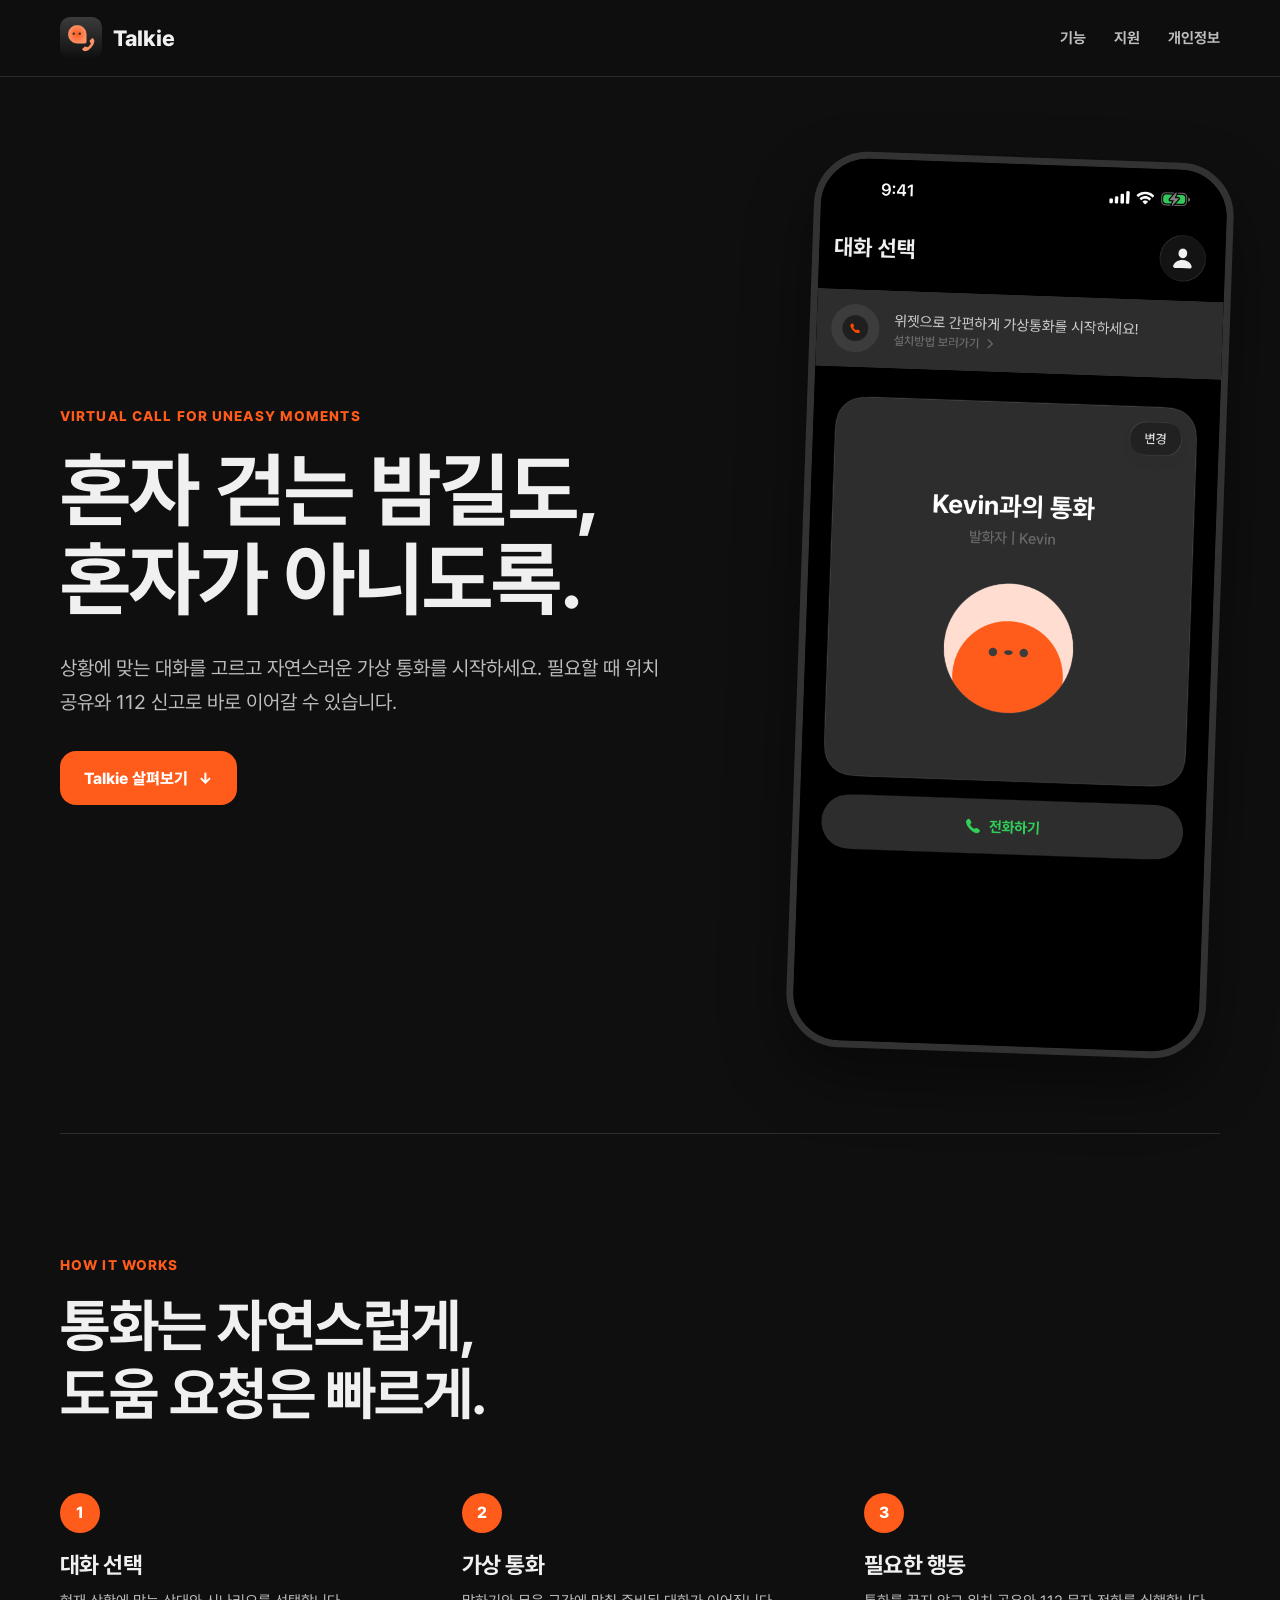
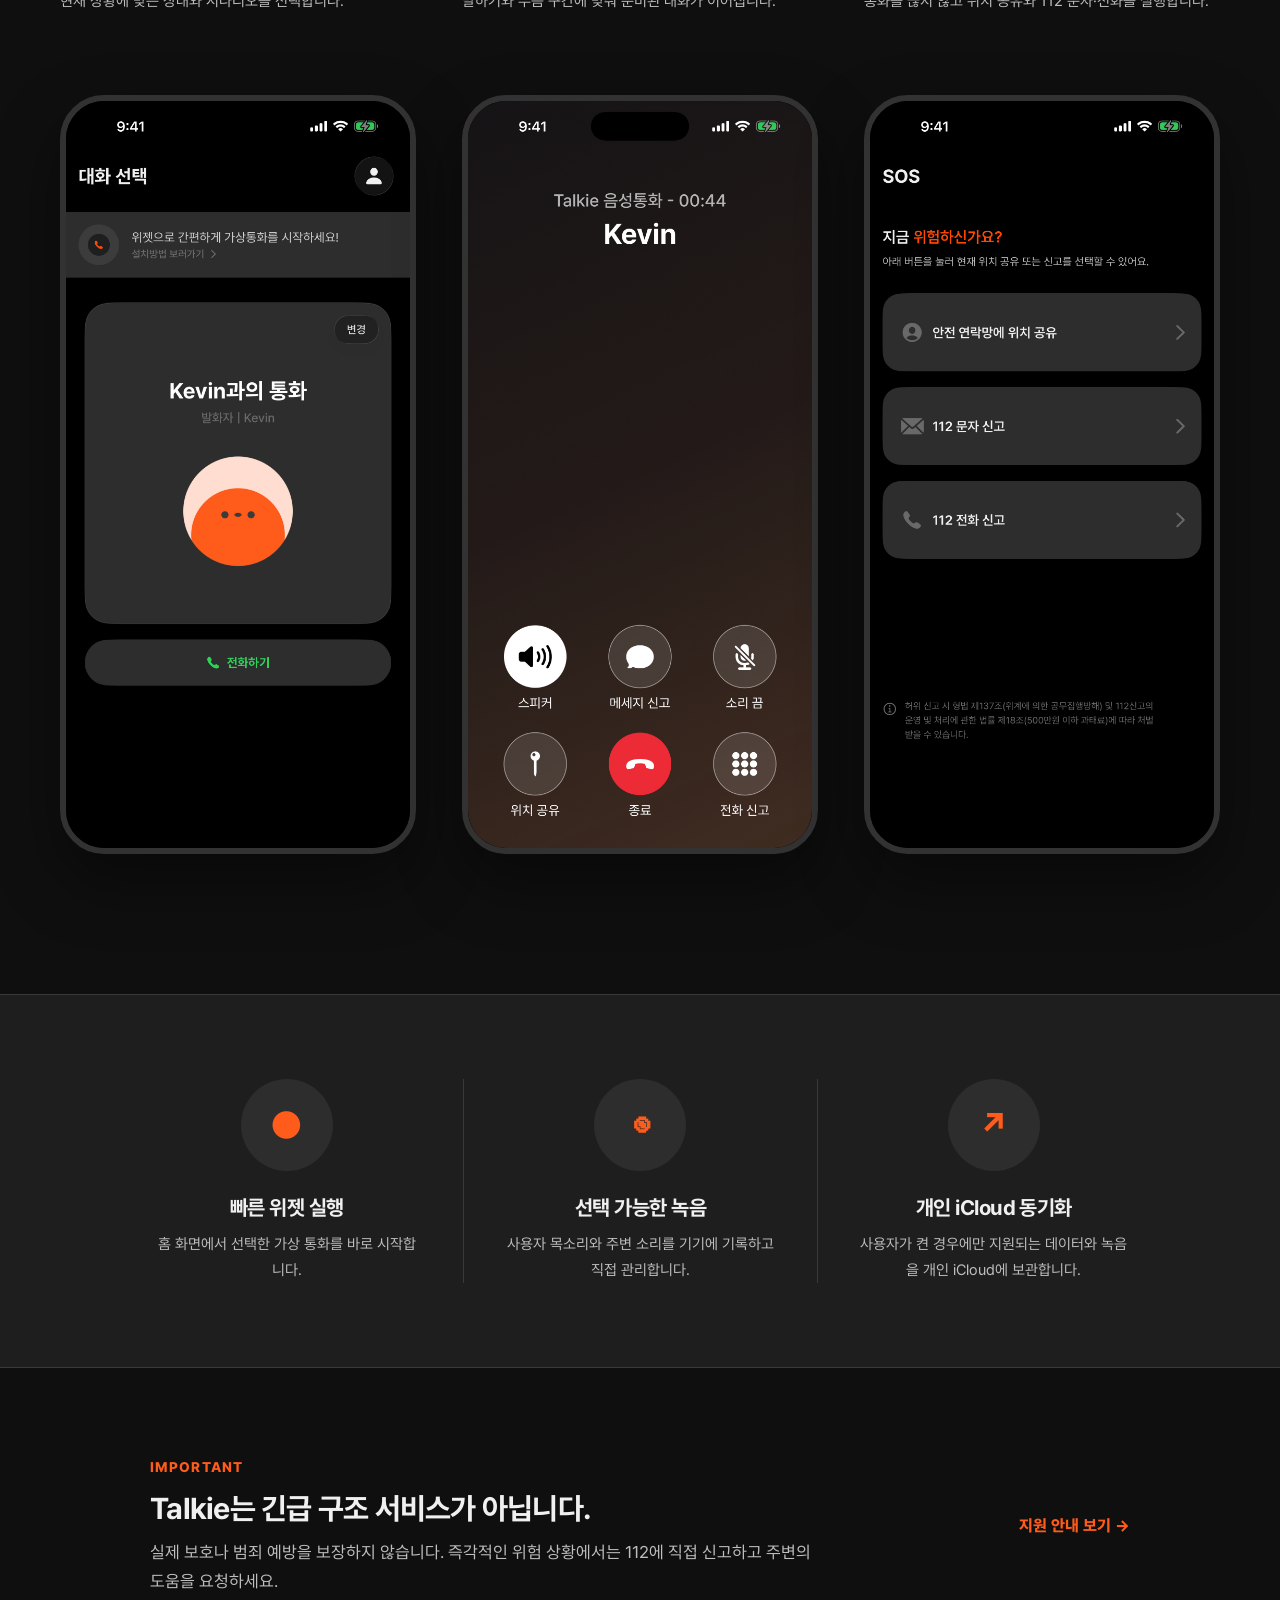
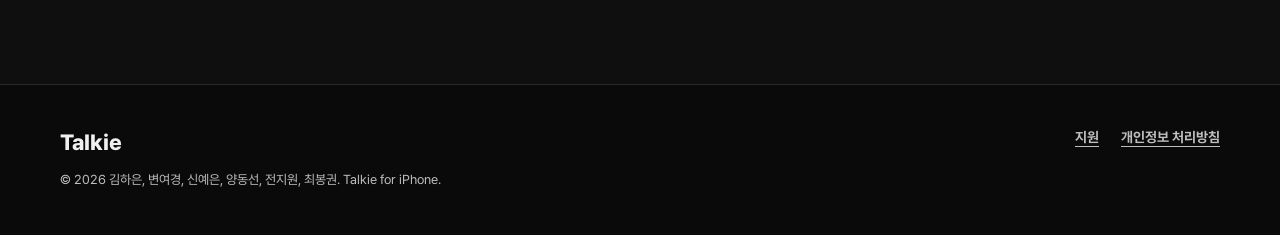
<file: site/index.html>
<!doctype html>
<html lang="ko">
<head>
  <meta charset="utf-8">
  <meta name="viewport" content="width=device-width, initial-scale=1">
  <meta name="theme-color" content="#0f0f0f">
  <title>Talkie</title>
  <meta name="description" content="혼자 걷는 길이 불안할 때 자연스러운 가상 통화와 빠른 안전 행동을 제공하는 iPhone 앱 Talkie.">
  <link rel="icon" href="assets/app-icon.png">
  <link rel="stylesheet" href="styles.css">
</head>
<body>
  <header class="site-header">
    <div class="header-inner">
      <a class="brand" href="./" aria-label="Talkie 홈"><img src="assets/app-icon.png" alt="" width="42" height="42"><span>Talkie</span></a>
      <nav aria-label="주요 메뉴"><a href="#experience">기능</a><a href="support/">지원</a><a href="privacy/">개인정보</a></nav>
    </div>
  </header>

  <main>
    <section class="hero" aria-labelledby="hero-title">
      <div class="hero-copy">
        <p class="eyebrow">Virtual call for uneasy moments</p>
        <h1 id="hero-title">혼자 걷는 밤길도,<br>혼자가 아니도록.</h1>
        <p class="hero-description">상황에 맞는 대화를 고르고 자연스러운 가상 통화를 시작하세요. 필요할 때 위치 공유와 112 신고로 바로 이어갈 수 있습니다.</p>
        <a class="primary-button" href="#experience">Talkie 살펴보기 <span aria-hidden="true">↓</span></a>
      </div>
      <div class="hero-phone"><img src="assets/screenshot-phone-home.jpg" alt="Talkie 대화 선택 화면"></div>
    </section>

    <section class="experience" id="experience" aria-labelledby="experience-title">
      <div class="section-heading"><p class="eyebrow">HOW IT WORKS</p><h2 id="experience-title">통화는 자연스럽게,<br>도움 요청은 빠르게.</h2></div>
      <ol class="flow-grid">
        <li><div class="step-number">1</div><h3>대화 선택</h3><p>현재 상황에 맞는 상대와 시나리오를 선택합니다.</p><div class="phone-frame"><img src="assets/screenshot-phone-home.jpg" alt="가상 통화 시나리오 선택 화면"></div></li>
        <li><div class="step-number">2</div><h3>가상 통화</h3><p>말하기와 무음 구간에 맞춰 준비된 대화가 이어집니다.</p><div class="phone-frame"><img src="assets/screenshot-active-call.jpg" alt="Talkie 가상 통화 화면"></div></li>
        <li><div class="step-number">3</div><h3>필요한 행동</h3><p>통화를 끊지 않고 위치 공유와 112 문자·전화를 실행합니다.</p><div class="phone-frame"><img src="assets/screenshot-sos.jpg" alt="Talkie 위치 공유와 112 신고 화면"></div></li>
      </ol>
    </section>

    <section class="feature-band" aria-label="Talkie 주요 기능">
      <div class="feature-grid">
        <article><span class="feature-icon" aria-hidden="true">●</span><h2>빠른 위젯 실행</h2><p>홈 화면에서 선택한 가상 통화를 바로 시작합니다.</p></article>
        <article><span class="feature-icon" aria-hidden="true">◉</span><h2>선택 가능한 녹음</h2><p>사용자 목소리와 주변 소리를 기기에 기록하고 직접 관리합니다.</p></article>
        <article><span class="feature-icon" aria-hidden="true">↗</span><h2>개인 iCloud 동기화</h2><p>사용자가 켠 경우에만 지원되는 데이터와 녹음을 개인 iCloud에 보관합니다.</p></article>
      </div>
    </section>

    <section class="safety-note" aria-labelledby="safety-title">
      <div><p class="eyebrow">IMPORTANT</p><h2 id="safety-title">Talkie는 긴급 구조 서비스가 아닙니다.</h2><p>실제 보호나 범죄 예방을 보장하지 않습니다. 즉각적인 위험 상황에서는 112에 직접 신고하고 주변의 도움을 요청하세요.</p></div>
      <a class="text-link" href="support/">지원 안내 보기 <span aria-hidden="true">→</span></a>
    </section>
  </main>

  <footer class="site-footer"><div class="footer-inner"><a class="brand" href="./">Talkie</a><div class="footer-links"><a href="support/">지원</a><a href="privacy/">개인정보 처리방침</a></div><p>© 2026 김하은, 변여경, 신예은, 양동선, 전지원, 최봉권. Talkie for iPhone.</p></div></footer>
</body>
</html>
</file>
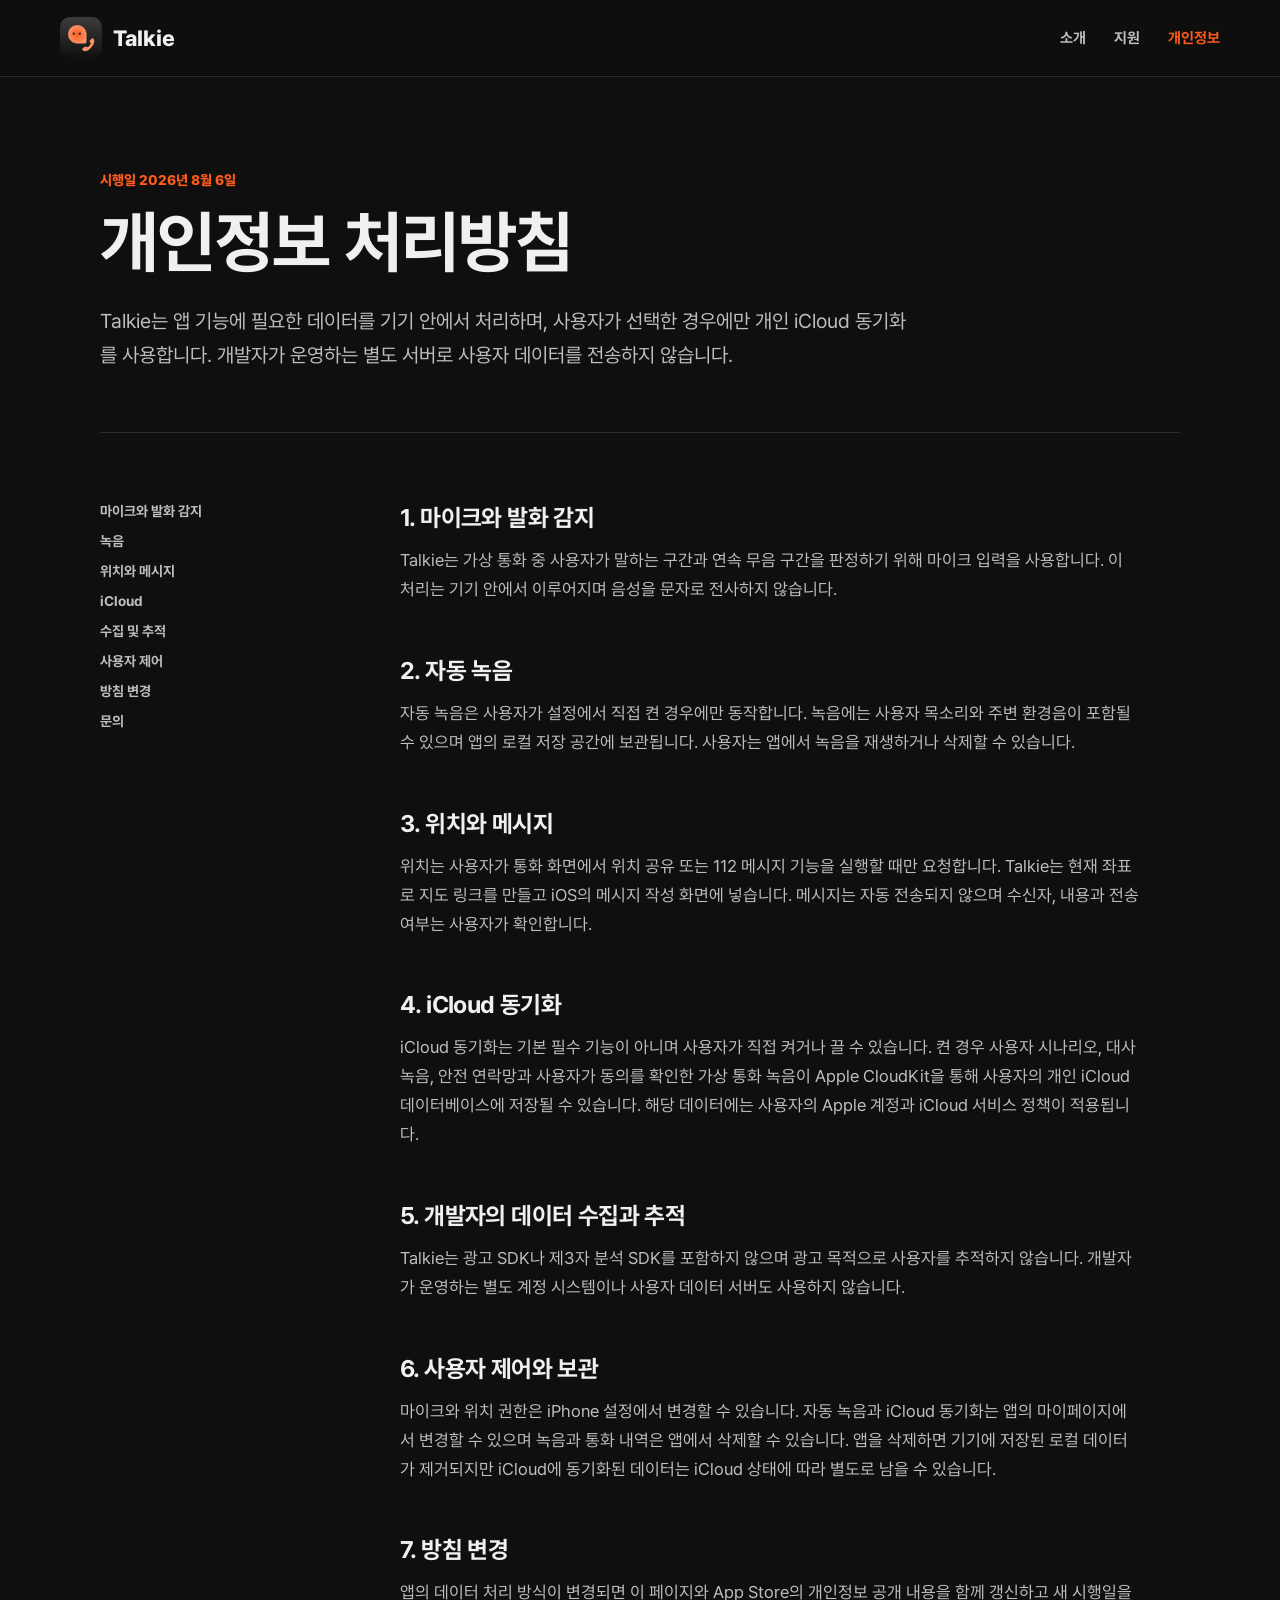
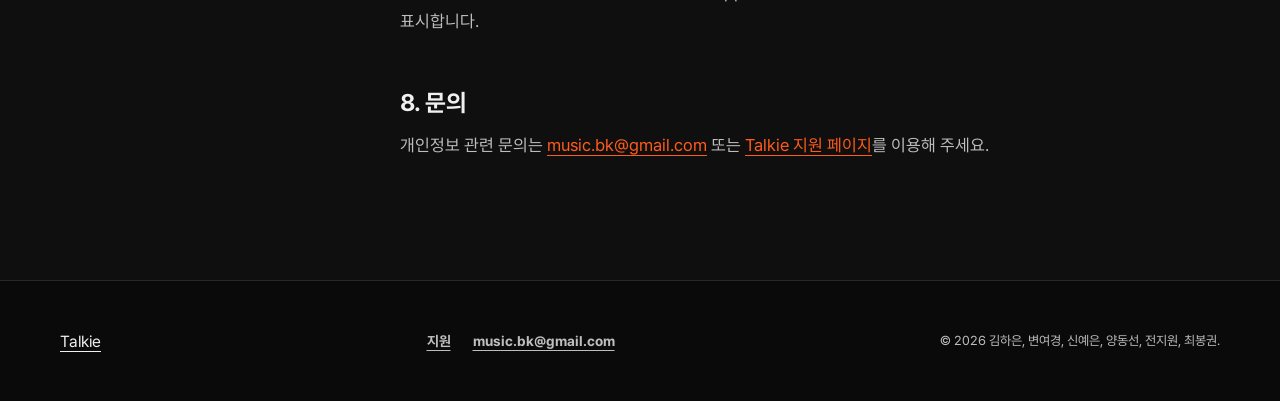
<file: site/privacy/index.html>
<!doctype html>
<html lang="ko">
<head>
  <meta charset="utf-8">
  <meta name="viewport" content="width=device-width, initial-scale=1">
  <meta name="theme-color" content="#0f0f0f">
  <title>Talkie 개인정보 처리방침</title>
  <meta name="description" content="Talkie의 마이크, 녹음, 위치와 iCloud 데이터 처리 안내.">
  <link rel="icon" href="../assets/app-icon.png">
  <link rel="stylesheet" href="../styles.css">
</head>
<body>
  <header class="site-header"><div class="header-inner"><a class="brand" href="../"><img src="../assets/app-icon.png" alt="" width="42" height="42"><span>Talkie</span></a><nav aria-label="주요 메뉴"><a href="../">소개</a><a href="../support/">지원</a><a aria-current="page" href="./">개인정보</a></nav></div></header>
  <main class="legal-main">
    <header class="legal-header"><p>시행일 2026년 8월 6일</p><h1>개인정보 처리방침</h1><p class="lede">Talkie는 앱 기능에 필요한 데이터를 기기 안에서 처리하며, 사용자가 선택한 경우에만 개인 iCloud 동기화를 사용합니다. 개발자가 운영하는 별도 서버로 사용자 데이터를 전송하지 않습니다.</p></header>
    <div class="legal-layout">
      <aside aria-label="문서 목차"><a href="#microphone">마이크와 발화 감지</a><a href="#recordings">녹음</a><a href="#location">위치와 메시지</a><a href="#icloud">iCloud</a><a href="#collection">수집 및 추적</a><a href="#control">사용자 제어</a><a href="#changes">방침 변경</a><a href="#contact">문의</a></aside>
      <article class="legal-copy">
        <section id="microphone"><h2>1. 마이크와 발화 감지</h2><p>Talkie는 가상 통화 중 사용자가 말하는 구간과 연속 무음 구간을 판정하기 위해 마이크 입력을 사용합니다. 이 처리는 기기 안에서 이루어지며 음성을 문자로 전사하지 않습니다.</p></section>
        <section id="recordings"><h2>2. 자동 녹음</h2><p>자동 녹음은 사용자가 설정에서 직접 켠 경우에만 동작합니다. 녹음에는 사용자 목소리와 주변 환경음이 포함될 수 있으며 앱의 로컬 저장 공간에 보관됩니다. 사용자는 앱에서 녹음을 재생하거나 삭제할 수 있습니다.</p></section>
        <section id="location"><h2>3. 위치와 메시지</h2><p>위치는 사용자가 통화 화면에서 위치 공유 또는 112 메시지 기능을 실행할 때만 요청합니다. Talkie는 현재 좌표로 지도 링크를 만들고 iOS의 메시지 작성 화면에 넣습니다. 메시지는 자동 전송되지 않으며 수신자, 내용과 전송 여부는 사용자가 확인합니다.</p></section>
        <section id="icloud"><h2>4. iCloud 동기화</h2><p>iCloud 동기화는 기본 필수 기능이 아니며 사용자가 직접 켜거나 끌 수 있습니다. 켠 경우 사용자 시나리오, 대사 녹음, 안전 연락망과 사용자가 동의를 확인한 가상 통화 녹음이 Apple CloudKit을 통해 사용자의 개인 iCloud 데이터베이스에 저장될 수 있습니다. 해당 데이터에는 사용자의 Apple 계정과 iCloud 서비스 정책이 적용됩니다.</p></section>
        <section id="collection"><h2>5. 개발자의 데이터 수집과 추적</h2><p>Talkie는 광고 SDK나 제3자 분석 SDK를 포함하지 않으며 광고 목적으로 사용자를 추적하지 않습니다. 개발자가 운영하는 별도 계정 시스템이나 사용자 데이터 서버도 사용하지 않습니다.</p></section>
        <section id="control"><h2>6. 사용자 제어와 보관</h2><p>마이크와 위치 권한은 iPhone 설정에서 변경할 수 있습니다. 자동 녹음과 iCloud 동기화는 앱의 마이페이지에서 변경할 수 있으며 녹음과 통화 내역은 앱에서 삭제할 수 있습니다. 앱을 삭제하면 기기에 저장된 로컬 데이터가 제거되지만 iCloud에 동기화된 데이터는 iCloud 상태에 따라 별도로 남을 수 있습니다.</p></section>
        <section id="changes"><h2>7. 방침 변경</h2><p>앱의 데이터 처리 방식이 변경되면 이 페이지와 App Store의 개인정보 공개 내용을 함께 갱신하고 새 시행일을 표시합니다.</p></section>
        <section id="contact"><h2>8. 문의</h2><p>개인정보 관련 문의는 <a href="mailto:music.bk@gmail.com">music.bk@gmail.com</a> 또는 <a href="../support/">Talkie 지원 페이지</a>를 이용해 주세요.</p></section>
      </article>
    </div>
  </main>
  <footer class="site-footer compact"><div class="footer-inner"><a href="../">Talkie</a><div class="footer-links"><a href="../support/">지원</a><a href="mailto:music.bk@gmail.com">music.bk@gmail.com</a></div><p>© 2026 김하은, 변여경, 신예은, 양동선, 전지원, 최봉권.</p></div></footer>
</body>
</html>
</file>
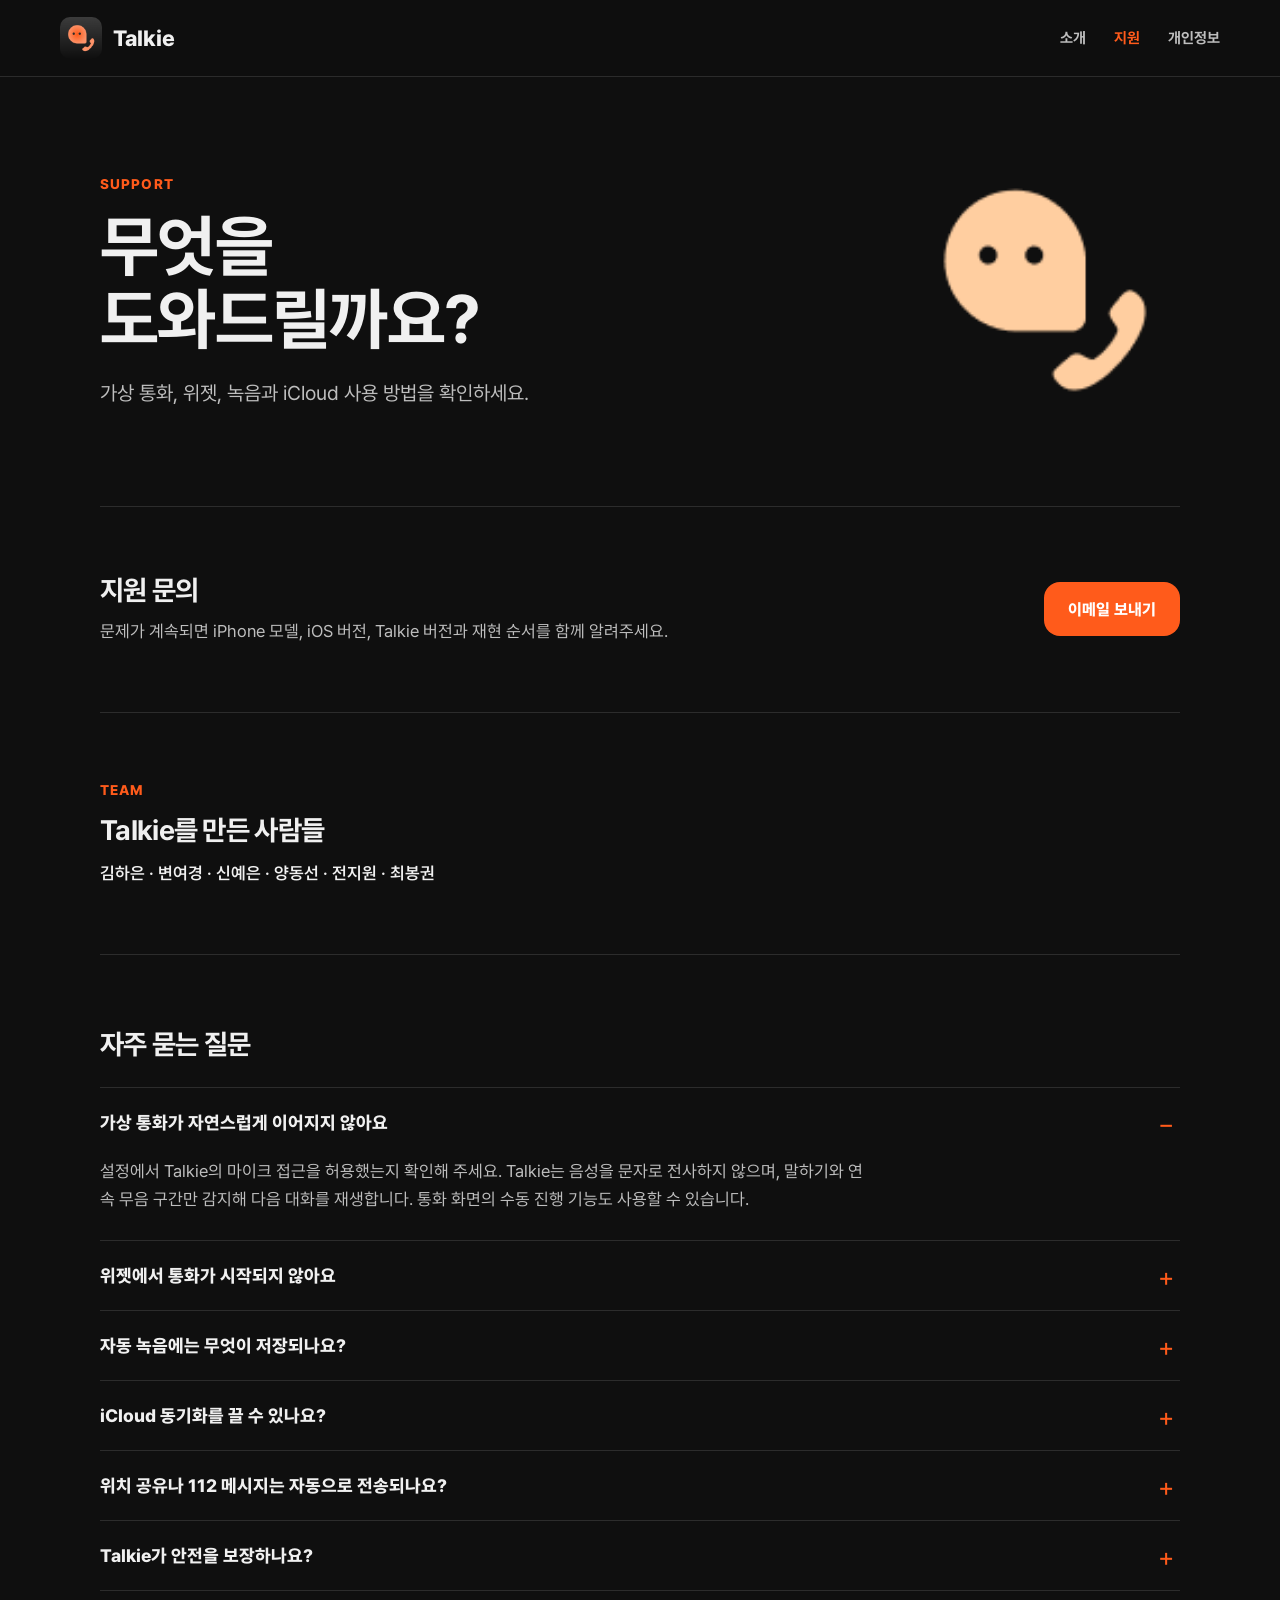
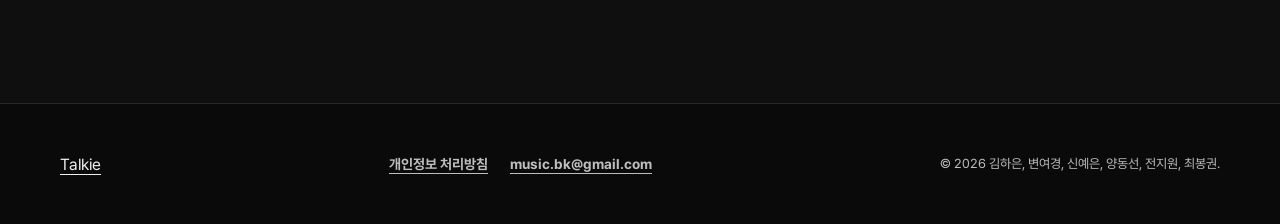
<file: site/support/index.html>
<!doctype html>
<html lang="ko">
<head>
  <meta charset="utf-8">
  <meta name="viewport" content="width=device-width, initial-scale=1">
  <meta name="theme-color" content="#0f0f0f">
  <title>Talkie 지원</title>
  <meta name="description" content="Talkie 사용 안내, 자주 묻는 질문과 지원 문의.">
  <link rel="icon" href="../assets/app-icon.png">
  <link rel="stylesheet" href="../styles.css">
</head>
<body>
  <header class="site-header"><div class="header-inner"><a class="brand" href="../"><img src="../assets/app-icon.png" alt="" width="42" height="42"><span>Talkie</span></a><nav aria-label="주요 메뉴"><a href="../">소개</a><a aria-current="page" href="./">지원</a><a href="../privacy/">개인정보</a></nav></div></header>
  <main class="document-main">
    <header class="document-hero"><div><p class="eyebrow">SUPPORT</p><h1>무엇을<br>도와드릴까요?</h1><p>가상 통화, 위젯, 녹음과 iCloud 사용 방법을 확인하세요.</p></div><img src="../assets/talkie-logo.png" alt="Talkie 로고"></header>
    <section class="support-contact" aria-labelledby="contact-title"><div><h2 id="contact-title">지원 문의</h2><p>문제가 계속되면 iPhone 모델, iOS 버전, Talkie 버전과 재현 순서를 함께 알려주세요.</p></div><a class="primary-button" href="mailto:music.bk@gmail.com">이메일 보내기</a></section>
    <section class="team-credit" aria-labelledby="team-title"><p class="eyebrow">TEAM</p><h2 id="team-title">Talkie를 만든 사람들</h2><p>김하은 · 변여경 · 신예은 · 양동선 · 전지원 · 최봉권</p></section>
    <section class="faq" aria-labelledby="faq-title">
      <h2 id="faq-title">자주 묻는 질문</h2>
      <details open><summary>가상 통화가 자연스럽게 이어지지 않아요</summary><p>설정에서 Talkie의 마이크 접근을 허용했는지 확인해 주세요. Talkie는 음성을 문자로 전사하지 않으며, 말하기와 연속 무음 구간만 감지해 다음 대화를 재생합니다. 통화 화면의 수동 진행 기능도 사용할 수 있습니다.</p></details>
      <details><summary>위젯에서 통화가 시작되지 않아요</summary><p>홈 화면에서 Talkie 위젯을 제거한 뒤 다시 추가하고, 앱에서 사용할 대화를 한 번 선택해 주세요. 앱과 위젯이 최신 버전인지도 확인해 주세요.</p></details>
      <details><summary>자동 녹음에는 무엇이 저장되나요?</summary><p>자동 녹음을 켠 경우 마이크에 들어온 사용자 목소리와 주변 소리가 저장될 수 있습니다. 앱이 재생하는 상대방 음원을 직접 합성해 저장하지 않습니다. 통화 내역에서 녹음을 재생하거나 삭제할 수 있습니다.</p></details>
      <details><summary>iCloud 동기화를 끌 수 있나요?</summary><p>마이페이지에서 언제든 iCloud 동기화를 끌 수 있습니다. 동기화는 사용자가 직접 켠 경우에만 동작하며 시나리오, 대사 녹음, 안전 연락망과 확인된 가상 통화 녹음을 사용자의 개인 iCloud에 저장할 수 있습니다.</p></details>
      <details><summary>위치 공유나 112 메시지는 자동으로 전송되나요?</summary><p>아닙니다. 사용자가 기능을 직접 실행하면 현재 위치가 포함된 시스템 메시지 작성 화면이 열리고, 내용을 확인한 뒤 사용자가 전송합니다. 112 전화도 시스템 전화 흐름을 통해 사용자가 실행합니다.</p></details>
      <details><summary>Talkie가 안전을 보장하나요?</summary><p>Talkie는 불안한 순간에 가상 통화와 빠른 안전 행동을 돕는 도구이며 실제 보호, 범죄 예방 또는 긴급 구조를 보장하지 않습니다. 즉각적인 위험에서는 112 신고와 주변의 도움을 우선하세요.</p></details>
    </section>
  </main>
  <footer class="site-footer compact"><div class="footer-inner"><a href="../">Talkie</a><div class="footer-links"><a href="../privacy/">개인정보 처리방침</a><a href="mailto:music.bk@gmail.com">music.bk@gmail.com</a></div><p>© 2026 김하은, 변여경, 신예은, 양동선, 전지원, 최봉권.</p></div></footer>
</body>
</html>
</file>
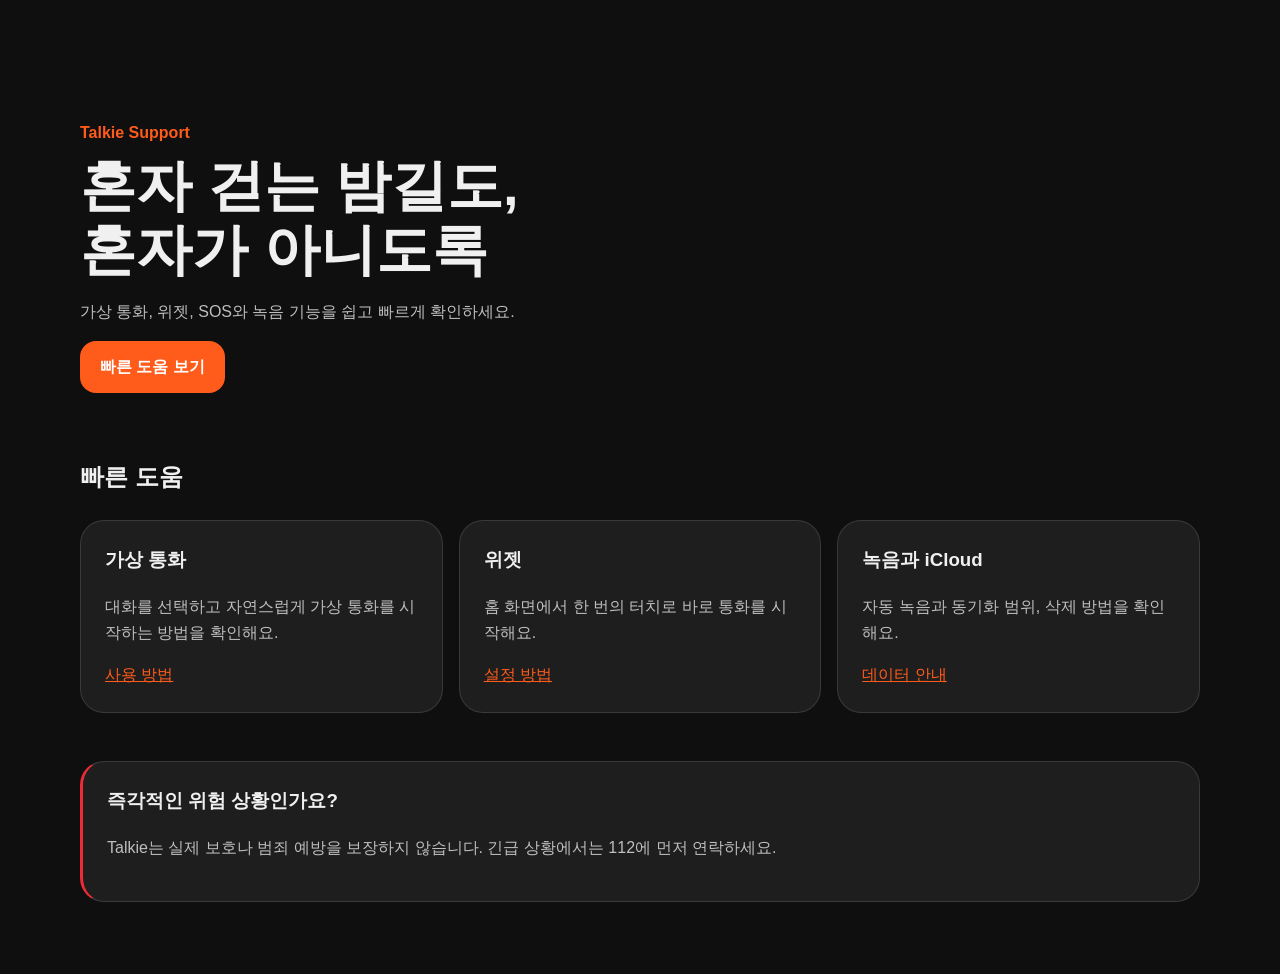
<file: docs/release/support-page-preview.html>
<!doctype html>
<html lang="ko">
<head>
  <meta charset="utf-8">
  <meta name="viewport" content="width=device-width, initial-scale=1">
  <title>Talkie Support Design Preview</title>
  <link rel="stylesheet" href="./support-page-tokens.css">
  <style>
    main { padding: 72px 0; }
    .hero { max-width: 720px; padding: 48px 0 64px; }
    .eyebrow { color: var(--talkie-orange-500); font-weight: 700; }
    h1 { margin: 8px 0 16px; font-size: clamp(36px, 7vw, 56px); line-height: 1.15; }
    h2 { margin: 0 0 24px; font-size: 24px; }
    p { color: var(--talkie-grey-300); }
    .grid { display: grid; gap: 16px; grid-template-columns: repeat(auto-fit, minmax(220px, 1fr)); }
    .talkie-card h3 { margin-top: 0; }
    .emergency { margin-top: 48px; border-left: 3px solid var(--talkie-danger); }
  </style>
</head>
<body>
  <main class="talkie-container">
    <section class="hero">
      <div class="eyebrow">Talkie Support</div>
      <h1>혼자 걷는 밤길도,<br>혼자가 아니도록</h1>
      <p>가상 통화, 위젯, SOS와 녹음 기능을 쉽고 빠르게 확인하세요.</p>
      <a class="talkie-button" href="#quick-help">빠른 도움 보기</a>
    </section>

    <section id="quick-help">
      <h2>빠른 도움</h2>
      <div class="grid">
        <article class="talkie-card"><h3>가상 통화</h3><p>대화를 선택하고 자연스럽게 가상 통화를 시작하는 방법을 확인해요.</p><a href="#">사용 방법</a></article>
        <article class="talkie-card"><h3>위젯</h3><p>홈 화면에서 한 번의 터치로 바로 통화를 시작해요.</p><a href="#">설정 방법</a></article>
        <article class="talkie-card"><h3>녹음과 iCloud</h3><p>자동 녹음과 동기화 범위, 삭제 방법을 확인해요.</p><a href="#">데이터 안내</a></article>
      </div>
    </section>

    <aside class="talkie-card emergency">
      <h3>즉각적인 위험 상황인가요?</h3>
      <p>Talkie는 실제 보호나 범죄 예방을 보장하지 않습니다. 긴급 상황에서는 112에 먼저 연락하세요.</p>
    </aside>
  </main>
</body>
</html>
</file>
<file: site/styles.css>
@font-face { font-family: "Pretendard"; src: url("assets/Pretendard-Regular.otf") format("opentype"); font-weight: 400; font-style: normal; font-display: swap; }
@font-face { font-family: "Pretendard"; src: url("assets/Pretendard-SemiBold.otf") format("opentype"); font-weight: 600; font-style: normal; font-display: swap; }
@font-face { font-family: "Pretendard"; src: url("assets/Pretendard-Bold.otf") format("opentype"); font-weight: 700; font-style: normal; font-display: swap; }
@font-face { font-family: "Pretendard"; src: url("assets/Pretendard-ExtraBold.otf") format("opentype"); font-weight: 800 900; font-style: normal; font-display: swap; }

:root {
  color-scheme: dark;
  --paper: #0f0f0f;
  --surface: #1e1e1e;
  --surface-raised: #2d2d2d;
  --ink: #f0f0f0;
  --muted: #bebebe;
  --quiet: #696969;
  --line: rgba(255, 255, 255, .12);
  --orange: #ff5b1b;
  --orange-soft: #ffba9f;
  --orange-dark: #c73217;
  --danger: #ed2b35;
  --content: 1160px;
  font-family: "Pretendard", -apple-system, BlinkMacSystemFont, "Apple SD Gothic Neo", "Noto Sans KR", sans-serif;
  background: var(--paper);
  color: var(--ink);
}

* { box-sizing: border-box; }
html { scroll-behavior: smooth; }
body { margin: 0; min-width: 320px; background: var(--paper); }
img { display: block; max-width: 100%; }
a { color: inherit; text-decoration-thickness: 1px; text-underline-offset: 4px; }
p { margin: 0; color: var(--muted); font-size: 17px; line-height: 1.7; }
h1, h2, h3 { margin: 0; letter-spacing: -.025em; }

.site-header { position: relative; z-index: 10; border-bottom: 1px solid var(--line); background: rgba(15, 15, 15, .94); backdrop-filter: blur(18px); }
.header-inner { width: min(var(--content), calc(100% - 48px)); min-height: 76px; margin: 0 auto; display: flex; align-items: center; justify-content: space-between; gap: 30px; }
.brand { display: inline-flex; align-items: center; gap: 11px; font-size: 22px; font-weight: 800; text-decoration: none; }
.brand img { border-radius: 10px; }
nav { display: flex; gap: 28px; }
nav a { color: var(--muted); font-size: 15px; font-weight: 700; text-decoration: none; }
nav a:hover, nav a[aria-current="page"] { color: var(--orange); }

.hero { width: min(var(--content), calc(100% - 48px)); min-height: 760px; margin: 0 auto; display: grid; grid-template-columns: minmax(0, 1fr) minmax(350px, 480px); align-items: center; gap: 80px; padding: 80px 0; }
.hero-copy { max-width: 650px; }
.eyebrow { color: var(--orange); font-size: 14px; font-weight: 850; letter-spacing: .08em; text-transform: uppercase; }
.hero h1 { margin-top: 18px; font-size: clamp(50px, 6.4vw, 82px); line-height: 1.08; }
.hero-description { max-width: 620px; margin-top: 28px; font-size: 20px; }
.primary-button { display: inline-flex; min-height: 54px; align-items: center; justify-content: center; gap: 10px; margin-top: 32px; padding: 0 24px; border-radius: 16px; background: var(--orange); color: white; font-weight: 800; text-decoration: none; }
.primary-button:hover { background: var(--orange-dark); }
.primary-button:focus-visible, a:focus-visible, summary:focus-visible { outline: 2px solid var(--orange-soft); outline-offset: 4px; }
.hero-phone, .phone-frame { overflow: hidden; border: 7px solid #323232; border-radius: 54px; background: #000; box-shadow: 0 28px 65px rgba(0, 0, 0, .42); }
.hero-phone { width: min(420px, 100%); justify-self: end; transform: rotate(2deg); }

.experience { width: min(var(--content), calc(100% - 48px)); margin: 0 auto; padding: 120px 0 140px; border-top: 1px solid var(--line); }
.section-heading { max-width: 780px; margin-bottom: 64px; }
.section-heading h2 { margin-top: 14px; font-size: clamp(38px, 5vw, 58px); line-height: 1.18; }
.flow-grid { margin: 0; padding: 0; display: grid; grid-template-columns: repeat(3, minmax(0, 1fr)); gap: 46px; list-style: none; }
.step-number { display: grid; width: 40px; height: 40px; place-items: center; border-radius: 50%; background: var(--orange); color: white; font-weight: 850; }
.flow-grid h3 { margin-top: 18px; font-size: 23px; }
.flow-grid li > p { min-height: 86px; margin-top: 10px; font-size: 15px; }
.phone-frame { margin-top: 20px; border-width: 6px; border-radius: 44px; }

.feature-band { border-top: 1px solid var(--line); border-bottom: 1px solid var(--line); background: var(--surface); }
.feature-grid { width: min(1060px, calc(100% - 48px)); margin: 0 auto; display: grid; grid-template-columns: repeat(3, 1fr); padding: 84px 0; }
.feature-grid article { padding: 0 42px; text-align: center; }
.feature-grid article + article { border-left: 1px solid var(--line); }
.feature-icon { display: grid; width: 92px; height: 92px; margin: 0 auto 24px; place-items: center; border-radius: 50%; background: var(--surface-raised); color: var(--orange); font-size: 34px; font-weight: 850; }
.feature-grid h2 { font-size: 21px; }
.feature-grid p { margin-top: 12px; font-size: 15px; }

.safety-note { width: min(980px, calc(100% - 48px)); margin: 0 auto; padding: 88px 0; display: flex; align-items: center; justify-content: space-between; gap: 56px; }
.safety-note h2 { margin-top: 10px; font-size: 30px; }
.safety-note p:not(.eyebrow) { max-width: 670px; margin-top: 12px; }
.text-link { flex: 0 0 auto; color: var(--orange); font-weight: 800; text-decoration: none; }
.text-link:hover { text-decoration: underline; }

.site-footer { border-top: 1px solid var(--line); background: #0a0a0a; }
.footer-inner { width: min(var(--content), calc(100% - 48px)); min-height: 150px; margin: 0 auto; display: grid; grid-template-columns: 1fr auto; align-content: center; gap: 14px 36px; }
.footer-links { display: flex; gap: 22px; }
.footer-links a { color: var(--muted); font-size: 14px; font-weight: 700; }
.footer-inner > p { grid-column: 1 / -1; font-size: 13px; }
.site-footer.compact .footer-inner { min-height: 120px; grid-template-columns: auto 1fr auto; align-items: center; }
.site-footer.compact .footer-links { justify-content: center; }
.site-footer.compact p { grid-column: auto; }

.document-main, .legal-main { width: min(1080px, calc(100% - 48px)); margin: 0 auto; }
.document-hero { min-height: 430px; display: grid; grid-template-columns: 1fr 330px; align-items: center; gap: 50px; border-bottom: 1px solid var(--line); }
.document-hero h1, .legal-header h1 { margin-top: 12px; font-size: clamp(48px, 6vw, 68px); line-height: 1.08; }
.document-hero p:not(.eyebrow) { margin-top: 20px; font-size: 20px; }
.document-hero img { width: 270px; justify-self: end; }
.support-contact { display: flex; align-items: center; justify-content: space-between; gap: 48px; padding: 66px 0; border-bottom: 1px solid var(--line); }
.support-contact h2, .faq > h2 { font-size: 28px; }
.support-contact p { max-width: 660px; margin-top: 10px; }
.support-contact .primary-button { flex: 0 0 auto; margin-top: 0; }
.team-credit { padding: 66px 0; border-bottom: 1px solid var(--line); }
.team-credit h2 { margin-top: 10px; font-size: 28px; }
.team-credit p:last-child { margin-top: 12px; color: var(--ink); font-weight: 600; word-break: keep-all; }
.faq { padding: 72px 0 112px; }
.faq > h2 { margin-bottom: 26px; }
.faq details { border-top: 1px solid var(--line); }
.faq details:last-child { border-bottom: 1px solid var(--line); }
.faq summary { position: relative; padding: 24px 44px 24px 0; cursor: pointer; font-size: 18px; font-weight: 800; list-style: none; }
.faq summary::-webkit-details-marker { display: none; }
.faq summary::after { content: "+"; position: absolute; right: 6px; top: 20px; color: var(--orange); font-size: 26px; font-weight: 500; }
.faq details[open] summary::after { content: "−"; }
.faq details p { max-width: 820px; padding: 0 44px 26px 0; }

.legal-header { padding: 92px 0 60px; border-bottom: 1px solid var(--line); }
.legal-header > p:first-child { color: var(--orange); font-size: 14px; font-weight: 800; }
.legal-header .lede { max-width: 820px; margin-top: 26px; font-size: 20px; }
.legal-layout { display: grid; grid-template-columns: 220px minmax(0, 740px); gap: 80px; padding: 70px 0 120px; }
.legal-layout aside { position: sticky; top: 28px; align-self: start; display: flex; flex-direction: column; gap: 14px; }
.legal-layout aside a { color: var(--muted); font-size: 14px; font-weight: 700; text-decoration: none; }
.legal-layout aside a:hover { color: var(--orange); }
.legal-copy section { scroll-margin-top: 28px; }
.legal-copy section + section { margin-top: 52px; }
.legal-copy h2 { margin-bottom: 14px; font-size: 24px; }
.legal-copy a { color: var(--orange); }

@media (max-width: 860px) {
  .header-inner { width: min(100% - 34px, 680px); min-height: 68px; }
  nav { gap: 18px; }
  .hero { width: min(100% - 36px, 660px); min-height: auto; grid-template-columns: 1fr; gap: 58px; padding: 84px 0 100px; text-align: center; }
  .hero-copy { margin: 0 auto; }
  .hero-description { margin-left: auto; margin-right: auto; }
  .hero-phone { width: min(390px, 78vw); justify-self: center; transform: none; }
  .experience { width: min(100% - 36px, 560px); padding: 96px 0; }
  .section-heading { text-align: center; }
  .flow-grid { grid-template-columns: 1fr; gap: 80px; }
  .flow-grid li { max-width: 390px; margin: 0 auto; }
  .flow-grid li > p { min-height: 0; }
  .feature-grid { width: min(100% - 36px, 560px); grid-template-columns: 1fr; padding: 28px 0; }
  .feature-grid article { padding: 46px 0; }
  .feature-grid article + article { border-top: 1px solid var(--line); border-left: 0; }
  .safety-note { width: min(100% - 36px, 620px); align-items: flex-start; flex-direction: column; padding: 68px 0; }
  .document-main, .legal-main { width: min(100% - 36px, 640px); }
  .document-hero { min-height: 430px; grid-template-columns: 1fr 190px; gap: 20px; }
  .document-hero img { width: 190px; }
  .support-contact { align-items: flex-start; flex-direction: column; }
  .legal-layout { grid-template-columns: 1fr; gap: 40px; }
  .legal-layout aside { position: static; display: grid; grid-template-columns: repeat(2, minmax(0, 1fr)); padding-bottom: 30px; border-bottom: 1px solid var(--line); }
  .footer-inner, .site-footer.compact .footer-inner { width: min(100% - 36px, 620px); min-height: auto; grid-template-columns: 1fr; padding: 42px 0; }
  .site-footer.compact .footer-links { justify-content: flex-start; }
  .footer-inner > p, .site-footer.compact p { grid-column: 1; }
}

@media (max-width: 520px) {
  p { font-size: 16px; }
  .brand { font-size: 20px; }
  nav a:first-child { display: none; }
  .hero h1 { font-size: 46px; }
  .hero-description { font-size: 17px; }
  .hero-phone, .phone-frame { border-width: 5px; border-radius: 38px; }
  .section-heading h2 { font-size: 36px; }
  .document-hero { min-height: 520px; grid-template-columns: 1fr; padding: 64px 0 0; overflow: hidden; text-align: center; }
  .document-hero img { width: 230px; justify-self: center; margin-bottom: -30px; }
  .support-contact .primary-button { width: 100%; }
  .legal-header { padding-top: 64px; }
  .legal-layout { padding-top: 42px; }
}

@media (prefers-reduced-motion: reduce) { html { scroll-behavior: auto; } }
</file>
<file: docs/release/support-page-tokens.css>
:root {
  color-scheme: dark;
  --talkie-orange-200: #ffba9f;
  --talkie-orange-500: #ff5b1b;
  --talkie-orange-700: #c73217;
  --talkie-grey-100: #f0f0f0;
  --talkie-grey-300: #bebebe;
  --talkie-grey-500: #696969;
  --talkie-grey-700: #2d2d2d;
  --talkie-grey-800: #1e1e1e;
  --talkie-grey-900: #0f0f0f;
  --talkie-danger: #ed2b35;
  --talkie-border: rgba(255, 255, 255, 0.12);
  --talkie-content-width: 1120px;
  --talkie-reading-width: 720px;
  --talkie-radius-control: 16px;
  --talkie-radius-card: 24px;
  --talkie-font: "Pretendard", -apple-system, BlinkMacSystemFont, "Segoe UI", sans-serif;
}

* { box-sizing: border-box; }

body {
  margin: 0;
  background: var(--talkie-grey-900);
  color: var(--talkie-grey-100);
  font-family: var(--talkie-font);
  font-size: 16px;
  line-height: 1.625;
}

a { color: var(--talkie-orange-500); }

.talkie-container {
  width: min(calc(100% - 40px), var(--talkie-content-width));
  margin-inline: auto;
}

.talkie-card {
  padding: 24px;
  border: 1px solid var(--talkie-border);
  border-radius: var(--talkie-radius-card);
  background: var(--talkie-grey-800);
}

.talkie-button {
  display: inline-flex;
  min-height: 52px;
  align-items: center;
  justify-content: center;
  padding: 12px 20px;
  border: 0;
  border-radius: var(--talkie-radius-control);
  background: var(--talkie-orange-500);
  color: white;
  font: 700 16px/24px var(--talkie-font);
  text-decoration: none;
}

.talkie-button:hover { background: var(--talkie-orange-700); }
.talkie-button:focus-visible { outline: 2px solid var(--talkie-orange-200); outline-offset: 3px; }

@media (min-width: 768px) {
  .talkie-container { width: min(calc(100% - 64px), var(--talkie-content-width)); }
}
</file>
